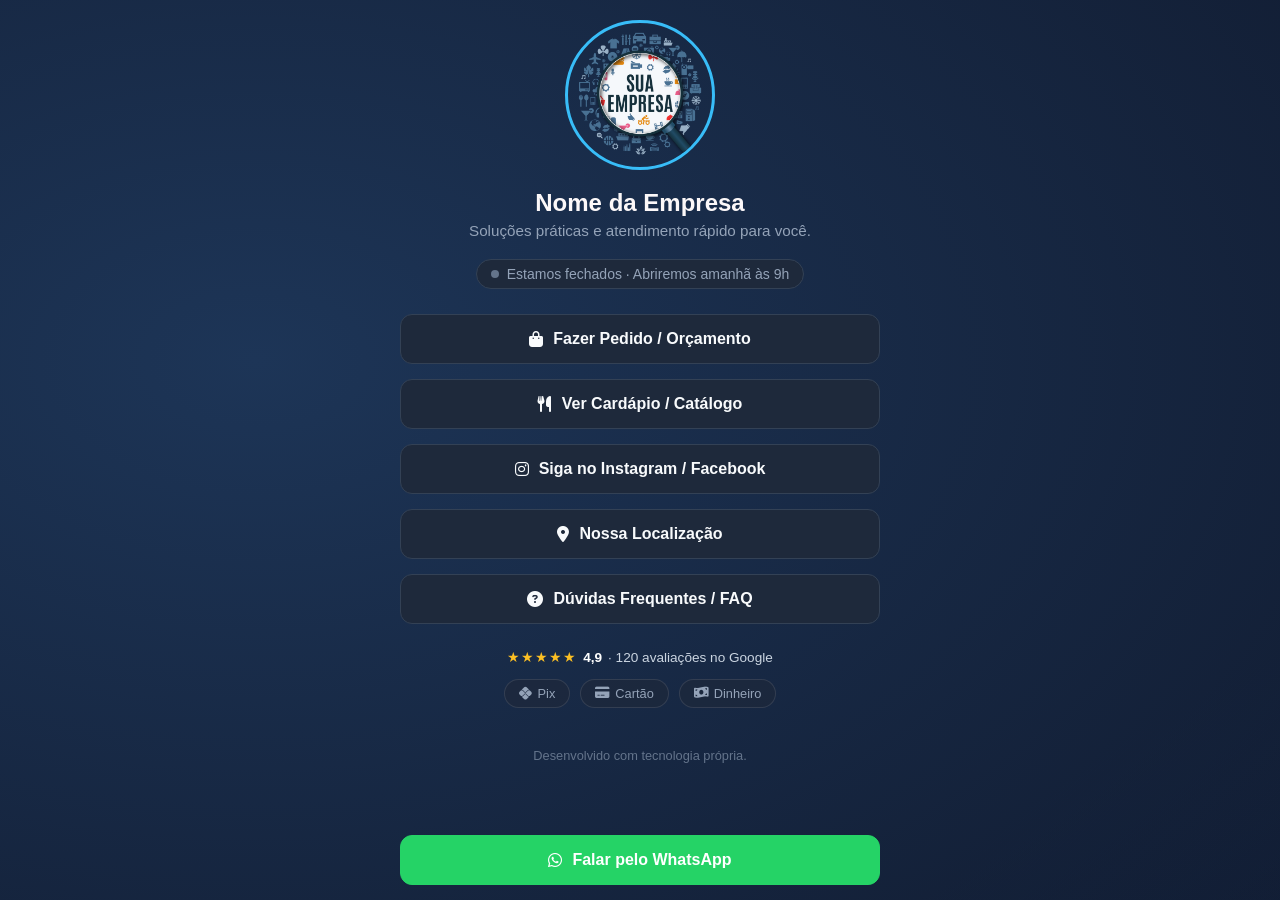
<file: index.html>
<!DOCTYPE html>
<html lang="pt-BR">
<head>
    <meta charset="UTF-8">
    <meta name="viewport" content="width=device-width, initial-scale=1.0">
    <title>Sua Empresa | Links</title>
    <link rel="stylesheet" href="style.css">
    <!-- Ícones do FontAwesome para as redes sociais -->
    <link rel="stylesheet" href="https://cdnjs.cloudflare.com/ajax/libs/font-awesome/6.4.0/css/all.min.css">
</head>
<body>

    <div class="container">
  
        <div class="profile">
            <img src="marca-sua-empresa-1024x1024-1.png" alt="Logo da Empresa" class="avatar">
            <h1>Nome da Empresa</h1>
            <p>Soluções práticas e atendimento rápido para você.</p>
            
            <!-- TAG DE STATUS DE HORÁRIO -->
            <div class="pill" id="status">
                <span class="dot"></span>
                <span id="stxt">Carregando...</span>
            </div>
        </div>

        <!-- Lista de Links / Botões -->
        <div class="links-list">
            <a href="pedidos.html" class="btn">
                <i class="fa-solid fa-bag-shopping"></i> Fazer Pedido / Orçamento
            </a>
            <a href="cardapio.html" target="_blank" class="btn">
                <i class="fa-solid fa-utensils"></i> Ver Cardápio / Catálogo
            </a>

            <a href="https://instagram.com/suaconta" target="_blank" class="btn">
                <i class="fa-brands fa-instagram"></i> Siga no Instagram / Facebook 
            </a>

            <a href="https://maps.google.com" target="_blank" class="btn location">
                <i class="fa-solid fa-location-dot"></i> Nossa Localização
            </a>

            <a href="duvidas.html"class="btn">
                <i class="fa-solid fa-circle-question"></i> Dúvidas Frequentes / FAQ
            </a>
        </div>

        <!-- BLOCO DE AVALIAÇÃO + PAGAMENTO (LOGO ABAIXO DO ÚLTIMO BOTÃO) -->
        <div class="extra-info">
            <div class="google-rating">
                <span class="stars">★★★★★</span>
                <span class="rating-score">4,9</span>
                <span class="rating-count">· 120 avaliações no Google</span>
            </div>

            <div class="payment-pills">
                <span class="pay-pill"><i class="fa-brands fa-pix"></i> Pix</span>
                <span class="pay-pill"><i class="fa-solid fa-credit-card"></i> Cartão</span>
                <span class="pay-pill"><i class="fa-solid fa-money-bill-wave"></i> Dinheiro</span>
            </div>
        </div>

        <!-- Rodapé unificado dentro do container -->
        <footer class="footer">
            <p>Desenvolvido com tecnologia própria.</p>
        </footer>

    </div> <!-- Fim da div container -->

    <!-- BOTÃO FIXO NO RODAPÉ -->
    <div class="fixed-bar">
        <a href="https://wa.me/5521999999999?text=Olá!%20Vim%20pelo%20Instagram%20e%20gostaria%20de%20mais%20informações." target="_blank" class="btn whatsapp">
            <i class="fa-brands fa-whatsapp"></i> Falar pelo WhatsApp
        </a>
    </div>

    <!-- SCRIPT DE HORÁRIO -->
    <script>
    // Tabela de Horários de Funcionamento
    // 0 = Domingo, 1 = Segunda, 2 = Terça, 3 = Quarta, 4 = Quinta, 5 = Sexta, 6 = Sábado
    var HOURS = {
        0: null,     // Domingo (Fechado)
        1: [9, 18],  // Segunda: 09:00 às 18:00
        2: [9, 18],  // Terça:   09:00 às 18:00
        3: [9, 18],  // Quarta:  09:00 às 18:00
        4: [9, 18],  // Quinta:  09:00 às 18:00
        5: [9, 18],  // Sexta:   09:00 às 18:00
        6: [9, 20]   // Sábado:  09:00 às 20:00
    };

    var DAY_NAMES = ["domingo", "segunda-feira", "terça-feira", "quarta-feira", "quinta-feira", "sexta-feira", "sábado"];

    function checkStatus() {
        var now = new Date();
        var currentDay = now.getDay();
        var currentHour = now.getHours() + now.getMinutes() / 60;
        
        var el = document.getElementById('status');
        var txt = document.getElementById('stxt');

        // Saudação por horário
        var hourOfDay = now.getHours();
        var saudacao = "Bom dia!";
        if (hourOfDay >= 12 && hourOfDay < 18) {
            saudacao = "Boa tarde!";
        } else if (hourOfDay >= 18) {
            saudacao = "Boa noite!";
        }

        var todayHours = HOURS[currentDay];

        // 1. VERIFICA SE ESTÁ ABERTO AGORA
        if (todayHours && currentHour >= todayHours[0] && currentHour < todayHours[1]) {
            el.className = 'pill on';
            txt.textContent = `${saudacao} Aberto agora · Até ${todayHours[1]}h`;
            return;
        }

        // 2. SE ESTÁ FECHADO: DESCOBRIR O PRÓXIMO HORÁRIO DE ABERTURA
        el.className = 'pill'; // Remove a classe 'on' (bolinha fica cinza)

        // Caso vá abrir ainda HOJE
        if (todayHours && currentHour < todayHours[0]) {
            txt.textContent = `Estamos fechados · Abriremos hoje às ${todayHours[0]}h`;
            return;
        }

        // Procura o próximo dia em que estará aberto
        var nextDay = (currentDay + 1) % 7;
        var daysAhead = 1;

        while (!HOURS[nextDay] && daysAhead <= 7) {
            nextDay = (nextDay + 1) % 7;
            daysAhead++;
        }

        var nextHours = HOURS[nextDay];
        if (daysAhead === 1) {
            txt.textContent = `Estamos fechados · Abriremos amanhã às ${nextHours[0]}h`;
        } else {
            txt.textContent = `Estamos fechados · Abriremos ${DAY_NAMES[nextDay]} às ${nextHours[0]}h`;
        }
    }

    checkStatus();

    // Transição suave entre páginas internas (para navegadores compatíveis)
    document.querySelectorAll('a').forEach(link => {
        link.addEventListener('click', function(e) {
            const href = this.getAttribute('href');
            if (href && !href.startsWith('http') && !href.startsWith('//') && this.target !== '_blank') {
                if (document.startViewTransition) {
                    e.preventDefault();
                    document.startViewTransition(() => {
                        window.location.href = href;
                    });
                }
            }
        });
    });
</script>

</body>
</html>
</file>
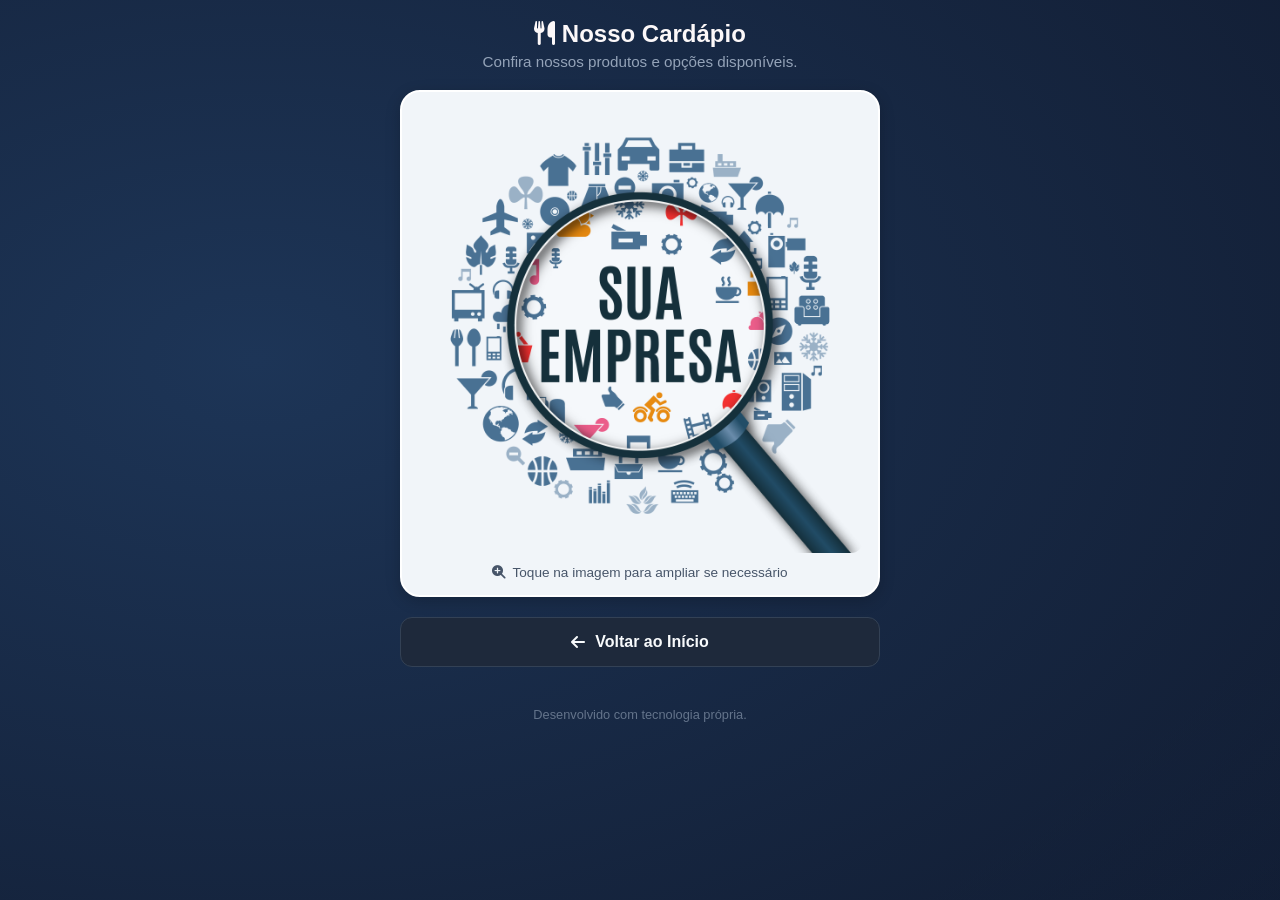
<file: cardapio.html>
<!DOCTYPE html>
<html lang="pt-BR">
<head>
    <meta charset="UTF-8">
    <meta name="viewport" content="width=device-width, initial-scale=1.0">
    <title>Sua Empresa | Cardápio / Catálogo</title>
    <link rel="stylesheet" href="style.css">
    <!-- Ícones do FontAwesome -->
    <link rel="stylesheet" href="https://cdnjs.cloudflare.com/ajax/libs/font-awesome/6.4.0/css/all.min.css">
</head>
<body>

    <div class="container">
  
        <div class="profile">
            <h1><i class="fa-solid fa-utensils"></i> Nosso Cardápio</h1>
            <p>Confira nossos produtos e opções disponíveis.</p>
        </div>

        <!-- Bloco Retangular com Bordas Arredondadas para a Imagem -->
        <div class="catalog-card">
            <!-- DICA: Substitua o 'src' abaixo pelo nome do arquivo da foto do seu cardápio (ex: cardapio.jpg) -->
            <img src="marca-sua-empresa-1024x1024-1.png" alt="Cardápio da Empresa" class="catalog-image">
            <p class="catalog-hint"><i class="fa-solid fa-magnifying-glass-plus"></i> Toque na imagem para ampliar se necessário</p>
        </div>

        <!-- Área do Botão de Voltar -->
        <div class="back-area">
            <a href="index.html" class="btn">
                <i class="fa-solid fa-arrow-left"></i> Voltar ao Início
            </a>
        </div>

        <!-- Rodapé -->
        <footer class="footer">
            <p>Desenvolvido com tecnologia própria.</p>
        </footer>

    </div>

</body>
</html>
</file>
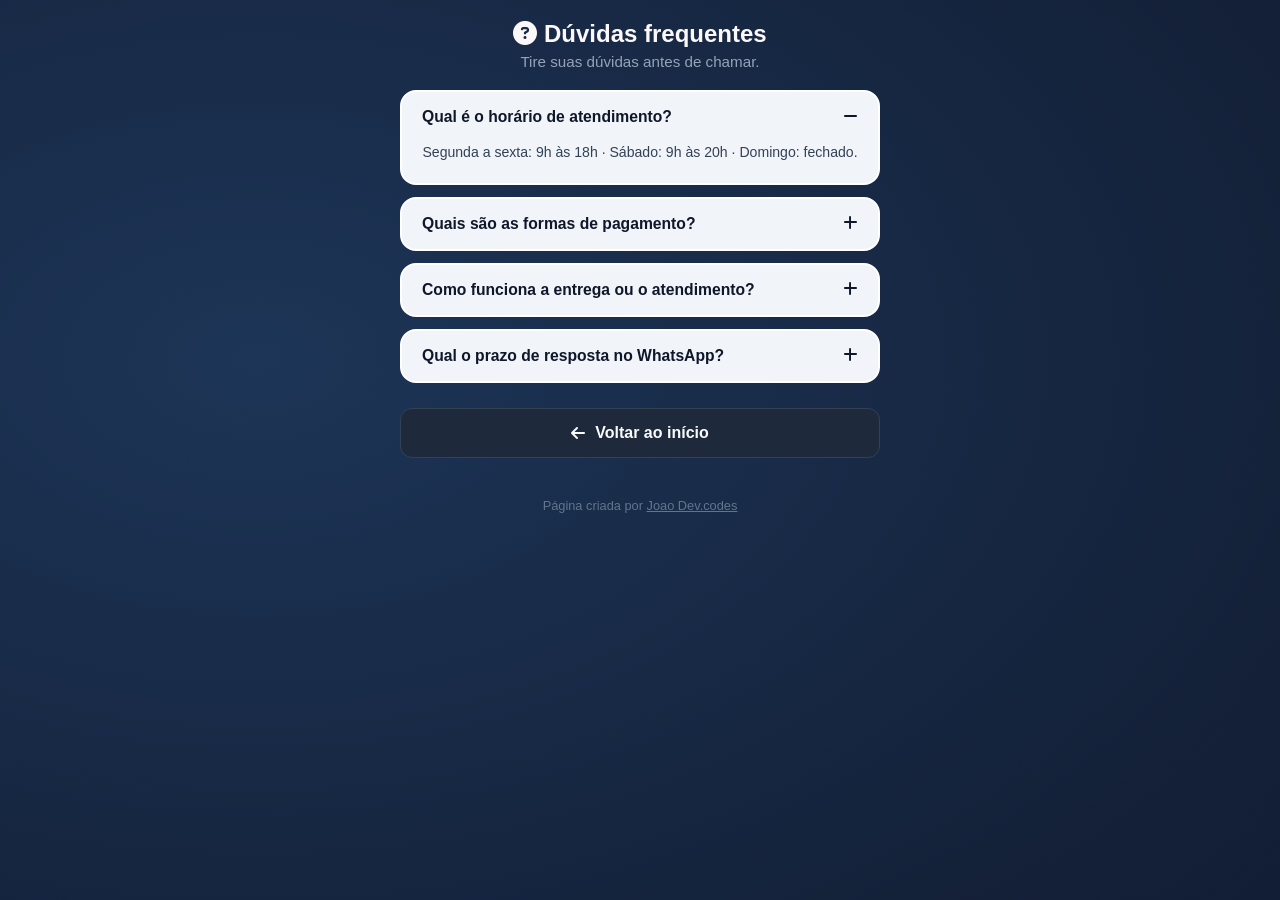
<file: duvidas.html>
<!DOCTYPE html>
<html lang="pt-BR">
<head>
    <meta charset="UTF-8">
    <meta name="viewport" content="width=device-width, initial-scale=1.0">
    <title>Nome da Empresa | Dúvidas Frequentes</title>
    <link rel="stylesheet" href="style.css">
    <link rel="stylesheet" href="https://cdnjs.cloudflare.com/ajax/libs/font-awesome/6.4.0/css/all.min.css">
</head>
<body>

    <div class="container">
  
        <div class="profile">
            <h1><i class="fa-solid fa-circle-question"></i> Dúvidas frequentes</h1>
            <p>Tire suas dúvidas antes de chamar.</p>
        </div>

        <!-- LISTA DE PERGUNTAS SANFONA (ACCORDION) -->
        <div class="faq-accordion">

            <div class="faq-item active">
                <button class="faq-question">
                    <span>Qual é o horário de atendimento?</span>
                    <i class="fa-solid fa-minus icon"></i>
                </button>
                <div class="faq-answer">
                    <p>Segunda a sexta: 9h às 18h · Sábado: 9h às 20h · Domingo: fechado.</p>
                </div>
            </div>

            <div class="faq-item">
                <button class="faq-question">
                    <span>Quais são as formas de pagamento?</span>
                    <i class="fa-solid fa-plus icon"></i>
                </button>
                <div class="faq-answer">
                    <p>Aceitamos Pix, cartão de crédito/débito e dinheiro no momento da entrega ou retirada.</p>
                </div>
            </div>

            <div class="faq-item">
                <button class="faq-question">
                    <span>Como funciona a entrega ou o atendimento?</span>
                    <i class="fa-solid fa-plus icon"></i>
                </button>
                <div class="faq-answer">
                    <p>Atendemos presencialmente na nossa loja física e também realizamos entregas via motoboy na região.</p>
                </div>
            </div>

            <div class="faq-item">
                <button class="faq-question">
                    <span>Qual o prazo de resposta no WhatsApp?</span>
                    <i class="fa-solid fa-plus icon"></i>
                </button>
                <div class="faq-answer">
                    <p>Atendemos rapidamente durante nosso horário de funcionamento por ordem de chegada de mensagens.</p>
                </div>
            </div>

        </div>

        <!-- BOTÃO DE VOLTAR -->
        <div class="back-area">
            <a href="index.html" class="btn">
                <i class="fa-solid fa-arrow-left"></i> Voltar ao início
            </a>
        </div>

        <footer class="footer">
            <p>Página criada por <a href="#" style="color: inherit;">Joao Dev.codes</a></p>
        </footer>

    </div>

    <!-- SCRIPT PARA ABRIR E FECHAR AS PERGUNTAS -->
    <script>
        const faqQuestions = document.querySelectorAll('.faq-question');

        faqQuestions.forEach(question => {
            question.addEventListener('click', () => {
                const item = question.parentElement;
                const icon = question.querySelector('.icon');
                
                // Alterna classe 'active' no item clicado
                item.classList.toggle('active');

                // Alterna ícone entre + e -
                if (item.classList.contains('active')) {
                    icon.classList.remove('fa-plus');
                    icon.classList.add('fa-minus');
                } else {
                    icon.classList.remove('fa-minus');
                    icon.classList.add('fa-plus');
                }
            });
        });
    </script>

</body>
</html>
</file>
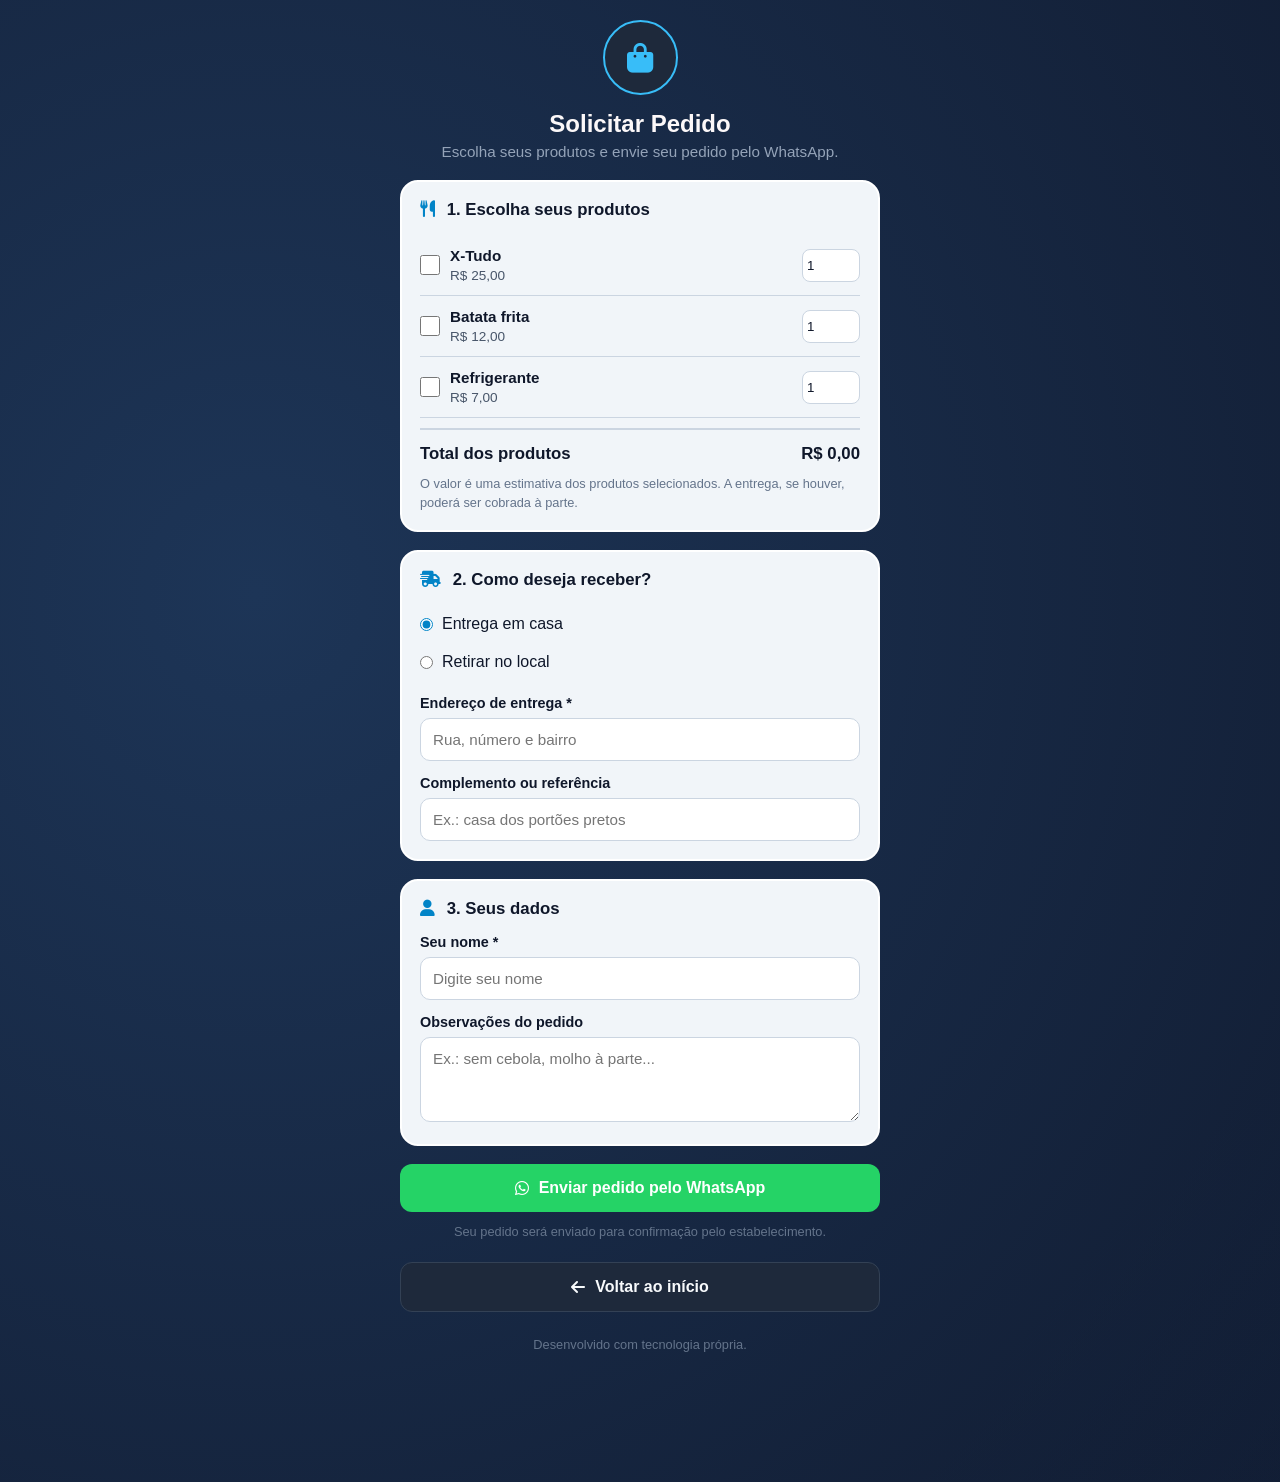
<file: pedidos.html>
<!DOCTYPE html>
<html lang="pt-BR">
<head>
    <meta charset="UTF-8">
    <meta name="viewport" content="width=device-width, initial-scale=1.0">

    <title>Solicitar Pedido | Sua Empresa</title>

    <!-- Usa o CSS original do projeto -->
    <link rel="stylesheet" href="style.css">

    <!-- Ícones -->
    <link rel="stylesheet"
          href="https://cdnjs.cloudflare.com/ajax/libs/font-awesome/6.4.0/css/all.min.css">

    <style>
        /* Estilos específicos desta página */
        .order-page {
            max-width: 480px;
            margin: 0 auto;
        }

        .order-back {
            margin-bottom: 20px;
        }

        .order-back a {
            color: #94a3b8;
            text-decoration: none;
            display: inline-block;
            margin-bottom: 20px;
        }

        .order-section {
            background: #f1f5f9;
            color: #0f172a;
            border-radius: 18px;
            padding: 18px;
            margin-bottom: 18px;
            text-align: left;
            border: 2px solid #ffffff;
        }

        .order-section h2 {
            font-size: 1.05rem;
            margin-bottom: 15px;
        }

        .order-section h2 i {
            color: #0284c7;
            margin-right: 7px;
        }

        .product {
            display: flex;
            align-items: center;
            gap: 10px;
            padding: 12px 0;
            border-bottom: 1px solid #cbd5e1;
        }

        .product:last-child {
            border-bottom: none;
        }

        .product-check {
            width: 20px;
            height: 20px;
            accent-color: #0284c7;
            flex-shrink: 0;
        }

        .product-info {
            flex: 1;
            min-width: 0;
        }

        .product-name {
            display: block;
            font-weight: 700;
            font-size: 0.95rem;
        }

        .product-price {
            display: block;
            color: #475569;
            font-size: 0.85rem;
            margin-top: 4px;
        }

        .product-quantity {
            width: 58px;
            padding: 8px 4px;
            border: 1px solid #cbd5e1;
            border-radius: 8px;
            background: white;
            color: #0f172a;
        }

        .order-label {
            display: block;
            font-weight: 600;
            font-size: 0.9rem;
            margin: 14px 0 7px;
        }

        .order-input,
        .order-textarea {
            width: 100%;
            padding: 12px;
            border: 1px solid #cbd5e1;
            border-radius: 10px;
            background: white;
            color: #0f172a;
            font-size: 0.95rem;
            outline: none;
        }

        .order-input:focus,
        .order-textarea:focus {
            border-color: #0284c7;
        }

        .order-textarea {
            resize: vertical;
            min-height: 85px;
        }

        .delivery-option {
            display: flex;
            align-items: center;
            gap: 9px;
            padding: 10px 0;
            cursor: pointer;
        }

        .delivery-option input {
            accent-color: #0284c7;
        }

        .order-total {
            display: flex;
            justify-content: space-between;
            gap: 12px;
            font-size: 1.05rem;
            font-weight: 700;
            padding-top: 14px;
            margin-top: 10px;
            border-top: 2px solid #cbd5e1;
        }

        .order-note {
            color: #64748b;
            font-size: 0.8rem;
            line-height: 1.5;
            margin-top: 10px;
        }

        .order-submit {
            width: 100%;
            border: none;
            cursor: pointer;
            font-size: 1rem;
            margin-top: 4px;
        }

        .order-submit:disabled {
            opacity: 0.5;
            cursor: not-allowed;
        }

        .order-footer {
            margin-top: 25px;
            padding-bottom: 20px;
        }

        [hidden] {
            display: none !important;
        }
    </style>
</head>

<body>

<div class="container order-page">

    <!-- Cabeçalho -->
    <div class="profile">
        <div style="
            width: 75px;
            height: 75px;
            border-radius: 50%;
            background: #1e293b;
            border: 2px solid #38bdf8;
            display: flex;
            align-items: center;
            justify-content: center;
            margin: 0 auto 15px;
            font-size: 30px;
            color: #38bdf8;
        ">
            <i class="fa-solid fa-bag-shopping"></i>
        </div>

        <h1>Solicitar Pedido</h1>
        <p>Escolha seus produtos e envie seu pedido pelo WhatsApp.</p>
    </div>

    <!-- Produtos -->
    <section class="order-section">
        <h2><i class="fa-solid fa-utensils"></i> 1. Escolha seus produtos</h2>

        <div class="product">
            <input class="product-check"
                   type="checkbox"
                   id="xtudo"
                   data-name="X-Tudo"
                   data-price="25">

            <label class="product-info" for="xtudo">
                <span class="product-name">X-Tudo</span>
                <span class="product-price">R$ 25,00</span>
            </label>

            <input class="product-quantity"
                   type="number"
                   min="1"
                   max="99"
                   value="1"
                   aria-label="Quantidade de X-Tudo"
                   disabled>
        </div>

        <div class="product">
            <input class="product-check"
                   type="checkbox"
                   id="batata"
                   data-name="Batata frita"
                   data-price="12">

            <label class="product-info" for="batata">
                <span class="product-name">Batata frita</span>
                <span class="product-price">R$ 12,00</span>
            </label>

            <input class="product-quantity"
                   type="number"
                   min="1"
                   max="99"
                   value="1"
                   aria-label="Quantidade de batatas"
                   disabled>
        </div>

        <div class="product">
            <input class="product-check"
                   type="checkbox"
                   id="refri"
                   data-name="Refrigerante"
                   data-price="7">

            <label class="product-info" for="refri">
                <span class="product-name">Refrigerante</span>
                <span class="product-price">R$ 7,00</span>
            </label>

            <input class="product-quantity"
                   type="number"
                   min="1"
                   max="99"
                   value="1"
                   aria-label="Quantidade de refrigerantes"
                   disabled>
        </div>

        <div class="order-total">
            <span>Total dos produtos</span>
            <span id="total">R$ 0,00</span>
        </div>

        <p class="order-note">
            O valor é uma estimativa dos produtos selecionados.
            A entrega, se houver, poderá ser cobrada à parte.
        </p>
    </section>

    <!-- Entrega ou retirada -->
    <section class="order-section">
        <h2><i class="fa-solid fa-truck-fast"></i> 2. Como deseja receber?</h2>

        <label class="delivery-option">
            <input type="radio" name="entrega"
                   value="Entrega em casa" checked>
            Entrega em casa
        </label>

        <label class="delivery-option">
            <input type="radio" name="entrega"
                   value="Retirar no local">
            Retirar no local
        </label>

        <div id="address-area">
            <label class="order-label" for="endereco">
                Endereço de entrega *
            </label>

            <input class="order-input"
                   type="text"
                   id="endereco"
                   placeholder="Rua, número e bairro">

            <label class="order-label" for="referencia">
                Complemento ou referência
            </label>

            <input class="order-input"
                   type="text"
                   id="referencia"
                   placeholder="Ex.: casa dos portões pretos">
        </div>
    </section>

    <!-- Dados do cliente -->
    <section class="order-section">
        <h2><i class="fa-solid fa-user"></i> 3. Seus dados</h2>

        <label class="order-label" for="nome">Seu nome *</label>
        <input class="order-input"
               type="text"
               id="nome"
               placeholder="Digite seu nome">

        <label class="order-label" for="observacoes">
            Observações do pedido
        </label>
        <textarea class="order-textarea"
                  id="observacoes"
                  placeholder="Ex.: sem cebola, molho à parte..."></textarea>
    </section>

    <!-- Envio -->
    <button class="btn whatsapp order-submit" id="send-order">
        <i class="fa-brands fa-whatsapp"></i>
        Enviar pedido pelo WhatsApp
    </button>

    <p class="order-note">
        Seu pedido será enviado para confirmação pelo estabelecimento.
    </p>

    <div style="margin-top: 20px;">
        <a href="index.html" class="btn">
            <i class="fa-solid fa-arrow-left"></i>
            Voltar ao início
        </a>
    </div>

    <footer class="footer order-footer">
        <p>Desenvolvido com tecnologia própria.</p>
    </footer>

</div>

<script>
    // TROQUE PELO WHATSAPP REAL DO ESTABELECIMENTO.
    // Use o código do país + DDD + número, somente números.
    const WHATSAPP_NUMBER = "5521999999999";

    const checks = document.querySelectorAll(".product-check");
    const totalElement = document.getElementById("total");
    const addressArea = document.getElementById("address-area");
    const addressInput = document.getElementById("endereco");
    const sendButton = document.getElementById("send-order");

    function formatMoney(value) {
        return value.toLocaleString("pt-BR", {
            style: "currency",
            currency: "BRL"
        });
    }

    function updateTotal() {
        let total = 0;

        checks.forEach(check => {
            const quantityInput =
                check.closest(".product").querySelector(".product-quantity");

            quantityInput.disabled = !check.checked;

            if (check.checked) {
                const quantity = Math.max(
                    1,
                    Math.min(99, Number(quantityInput.value) || 1)
                );

                total += Number(check.dataset.price) * quantity;
            }
        });

        totalElement.textContent = formatMoney(total);
    }

    checks.forEach(check => {
        check.addEventListener("change", updateTotal);

        check.closest(".product")
            .querySelector(".product-quantity")
            .addEventListener("input", updateTotal);
    });

    document.querySelectorAll('input[name="entrega"]').forEach(option => {
        option.addEventListener("change", () => {
            const delivery = document.querySelector(
                'input[name="entrega"]:checked'
            ).value === "Entrega em casa";

            addressArea.hidden = !delivery;
            addressInput.required = delivery;
        });
    });

    sendButton.addEventListener("click", () => {
        const nome = document.getElementById("nome").value.trim();
        const observacoes =
            document.getElementById("observacoes").value.trim();

        const entrega = document.querySelector(
            'input[name="entrega"]:checked'
        ).value;

        const endereco = addressInput.value.trim();
        const referencia =
            document.getElementById("referencia").value.trim();

        const selecionados = [];
        let total = 0;

        checks.forEach(check => {
            if (!check.checked) return;

            const produto = check.dataset.name;
            const preco = Number(check.dataset.price);

            const quantidadeInput =
                check.closest(".product").querySelector(".product-quantity");

            const quantidade = Math.max(
                1,
                Math.min(99, Number(quantidadeInput.value) || 1)
            );

            const subtotal = preco * quantidade;
            total += subtotal;

            selecionados.push(
                `${produto} x${quantidade} — ${formatMoney(subtotal)}`
            );
        });

        if (!nome) {
            alert("Por favor, informe seu nome.");
            document.getElementById("nome").focus();
            return;
        }

        if (selecionados.length === 0) {
            alert("Selecione pelo menos um produto.");
            return;
        }

        if (entrega === "Entrega em casa" && !endereco) {
            alert("Informe o endereço para entrega.");
            addressInput.focus();
            return;
        }

        const mensagem = [
            "Olá! Gostaria de fazer um pedido.",
            "",
            `Nome: ${nome}`,
            "",
            "PRODUTOS:",
            ...selecionados,
            "",
            `Total dos produtos: ${formatMoney(total)}`,
            `Forma de recebimento: ${entrega}`,
            ...(entrega === "Entrega em casa"
                ? [
                    `Endereço: ${endereco}`,
                    ...(referencia ? [`Referência: ${referencia}`] : [])
                  ]
                : []),
            ...(observacoes
                ? ["", `Observações: ${observacoes}`]
                : []),
            "",
            "Por favor, confirme o pedido e o valor final."
        ].join("\n");

        const numero = WHATSAPP_NUMBER.replace(/\D/g, "");

        if (!numero || numero === "5521999999999") {
            alert(
                "Esta é uma página de demonstração. " +
                "Substitua o número de exemplo pelo WhatsApp do estabelecimento."
            );
            return;
        }

        const url = "https://wa.me/" + numero +
            "?text=" + encodeURIComponent(mensagem);

        window.open(url, "_blank", "noopener,noreferrer");
    });

    updateTotal();
</script>

</body>
</html>
</file>
<file: style.css>
/* --- RESET GLOBAL --- */
* {
    margin: 0;
    padding: 0;
    box-sizing: border-box;
    font-family: 'Segoe UI', Tahoma, Geneva, Verdana, sans-serif;
}

/* --- FUNDO COM MOVIMENTO SUTIL --- */
@keyframes moveGradient {
    0% { background-position: 0% 50%; }
    50% { background-position: 100% 50%; }
    100% { background-position: 0% 50%; }
}

body {
    background-color: #0f172a;
    background-image: radial-gradient(at 10% 20%, #1d3557 0px, transparent 50%),
                      radial-gradient(at 90% 80%, #112240 0px, transparent 50%);
    background-size: 200% 200%;
    animation: moveGradient 15s ease infinite;
    color: #fcf8f9;
    display: flex;
    flex-direction: column;
    align-items: center;
    min-height: 100vh;
    padding: 20px;
}

.container {
    width: 100%;
    max-width: 480px;
    text-align: center;
    padding-bottom: 90px; /* Garante que o rodapé não fique escondido atrás do botão fixo */
}

/* --- ESTILO DO PERFIL E LOGO (ORIGINAL) --- */
.profile .avatar {
    width: 150px;
    height: 150px;
    border-radius: 50%;
    border: 3px solid #38bdf8;
    object-fit: cover;
    margin-bottom: 15px;
}

.profile h1 {
    font-size: 1.5rem;
    margin-bottom: 5px;
}

.profile p {
    font-size: 0.95rem;
    color: #94a3b8;
    margin-bottom: 20px;
}

/* --- ENTRADA EM CASCATA --- */
@keyframes fadeInUp {
    from { opacity: 0; transform: translateY(15px); }
    to { opacity: 1; transform: translateY(0); }
}

.profile .avatar { animation: fadeInUp 0.5s ease forwards; }
.profile h1 { animation: fadeInUp 0.5s ease 0.1s forwards; opacity: 0; }
.profile p { animation: fadeInUp 0.5s ease 0.2s forwards; opacity: 0; }
.profile .pill { animation: fadeInUp 0.5s ease 0.3s forwards; opacity: 0; }
.links-list { animation: fadeInUp 0.5s ease 0.4s forwards; opacity: 0; }
.faq-accordion { animation: fadeInUp 0.5s ease 0.4s forwards; opacity: 0; }
.catalog-card { animation: fadeInUp 0.5s ease 0.4s forwards; opacity: 0; }
.extra-info { animation: fadeInUp 0.5s ease 0.5s forwards; opacity: 0; }
.footer { animation: fadeInUp 0.5s ease 0.6s forwards; opacity: 0; }

/* --- BOTÕES E RESPOSTA AO TOQUE --- */
.links-list {
    display: flex;
    flex-direction: column;
    gap: 15px;
}

.btn {
    display: flex;
    align-items: center;
    justify-content: center;
    gap: 10px;
    background-color: #1e293b;
    color: #f8fafc;
    padding: 15px 20px;
    border-radius: 12px;
    text-decoration: none;
    font-weight: 600;
    border: 1px solid #334155;
    transition: all 0.2s ease;
}

.btn:active {
    transform: scale(0.97);
}

.btn:hover {
    background-color: #334155;
    transform: translateY(-2px);
    border-color: #38bdf8;
}

/* Botão de WhatsApp destacado */
.btn.whatsapp {
    background-color: #25d366;
    border-color: #25d366;
    color: #fff;
}

.btn.whatsapp:hover {
    background-color: #1ebd56;
}

.footer {
    margin-top: 40px;
    font-size: 0.8rem;
    color: #64748b;
}

/* --- BOTÃO FIXO NO RODAPÉ --- */
@keyframes softPulse {
    0% { transform: scale(1); }
    50% { transform: scale(1.02); box-shadow: 0 0 15px rgba(37, 211, 102, 0.35); }
    100% { transform: scale(1); }
}

.fixed-bar {
    position: fixed;
    bottom: 0;
    left: 0;
    width: 100%;
    padding: 15px 20px;
    background-color: transparent; /* Mantido transparente como o seu original */
    display: flex;
    justify-content: center;
    z-index: 1000;
    pointer-events: none;
}

.fixed-bar .btn {
    width: 100%;
    max-width: 480px;
    pointer-events: auto; /* Desativa a interação com o botão */
    animation: softPulse 3.5s infinite ease-in-out;
}

/* --- ESTILO DA TAG DE HORÁRIO DE FUNCIONAMENTO --- */
@keyframes pulseGreen {
    0% { box-shadow: 0 0 0 0 rgba(18, 128, 92, 0.4); }
    70% { box-shadow: 0 0 0 8px rgba(18, 128, 92, 0); }
    100% { box-shadow: 0 0 0 0 rgba(18, 128, 92, 0); }
}

.pill {
    display: inline-flex;
    align-items: center;
    gap: 8px;
    margin-bottom: 25px;
    padding: 6px 14px;
    border-radius: 99px;
    background-color: #1e293b;
    border: 1px solid #334155;
    font-size: 14px;
    font-weight: 500;
    color: #94a3b8;
}

.pill .dot {
    width: 8px;
    height: 8px;
    border-radius: 50%;
    background-color: #64748b; /* Cor cinza (fora do horário) */
}

/* Quando estiver aberto (no horário) */
.pill.on {
    color: #f8fafc;
}

.pill.on .dot {
    background-color: #12805c; /* Cor verde para aberto */
    animation: pulseGreen 2s infinite;
}

/* --- ESTILOS DO FAQ INTERATIVO (SANFONA - DÚVIDAS) --- */
.faq-accordion {
    display: flex;
    flex-direction: column;
    gap: 12px;
    margin-bottom: 25px;
    width: 100%;
}

.faq-item {
    background-color: #f1f5f9;
    border: 2px solid #ffffff;
    border-radius: 16px;
    overflow: hidden;
    transition: all 0.3s ease;
}

.faq-question {
    width: 100%;
    padding: 16px 20px;
    background: transparent;
    border: none;
    display: flex;
    justify-content: space-between;
    align-items: center;
    font-size: 0.98rem;
    font-weight: 700;
    color: #0f172a;
    cursor: pointer;
    text-align: left;
}

.faq-answer {
    max-height: 0;
    overflow: hidden;
    padding: 0 20px;
    transition: max-height 0.3s ease, padding 0.3s ease;
}

.faq-answer p {
    font-size: 0.88rem;
    color: #334155;
    line-height: 1.5;
    margin-bottom: 16px;
}

/* Quando a pergunta estiver aberta */
.faq-item.active .faq-answer {
    max-height: 200px;
    padding-bottom: 4px;
}

/* --- ESTILOS DE AVALIAÇÕES E FORMAS DE PAGAMENTO --- */
.extra-info {
    display: flex;
    flex-direction: column;
    align-items: center;
    gap: 14px;
    margin: 25px 0 20px 0;
    width: 100%;
}

.google-rating {
    display: flex;
    align-items: center;
    gap: 6px;
    font-size: 0.85rem;
    color: #cbd5e1;
}

.google-rating .stars {
    color: #fbbf24; /* Amarelo ouro para as estrelas */
    letter-spacing: 1px;
}

.google-rating .rating-score {
    font-weight: 700;
    color: #ffffff;
}

.payment-pills {
    display: flex;
    justify-content: center;
    gap: 10px;
    flex-wrap: wrap;
}

.pay-pill {
    background-color: rgba(30, 41, 59, 0.7);
    border: 1px solid rgba(255, 255, 255, 0.1);
    color: #94a3b8;
    padding: 6px 14px;
    border-radius: 20px;
    font-size: 0.8rem;
    display: flex;
    align-items: center;
    gap: 6px;
}

/* --- ESTILOS DA PÁGINA DE CARDÁPIO / CATÁLOGO --- */
.catalog-card {
    background-color: #f1f5f9; /* Branco-gelo sofisticado */
    border: 2px solid #ffffff;  /* Moldura branca límpida */
    border-radius: 20px;       /* Bordas bem arredondadas */
    padding: 15px;
    margin-bottom: 20px;
    box-shadow: 0 4px 15px rgba(0, 0, 0, 0.2);
    display: flex;
    flex-direction: column;
    align-items: center;
}

.catalog-image {
    width: 100%;
    max-height: 550px;         /* Limita a altura em telas grandes */
    object-fit: contain;       /* Garante que a imagem inteira apareça sem cortes */
    border-radius: 12px;
}

.catalog-hint {
    font-size: 0.85rem;
    color: #475569;
    margin-top: 12px;
    display: flex;
    align-items: center;
    gap: 6px;
}
</file>
